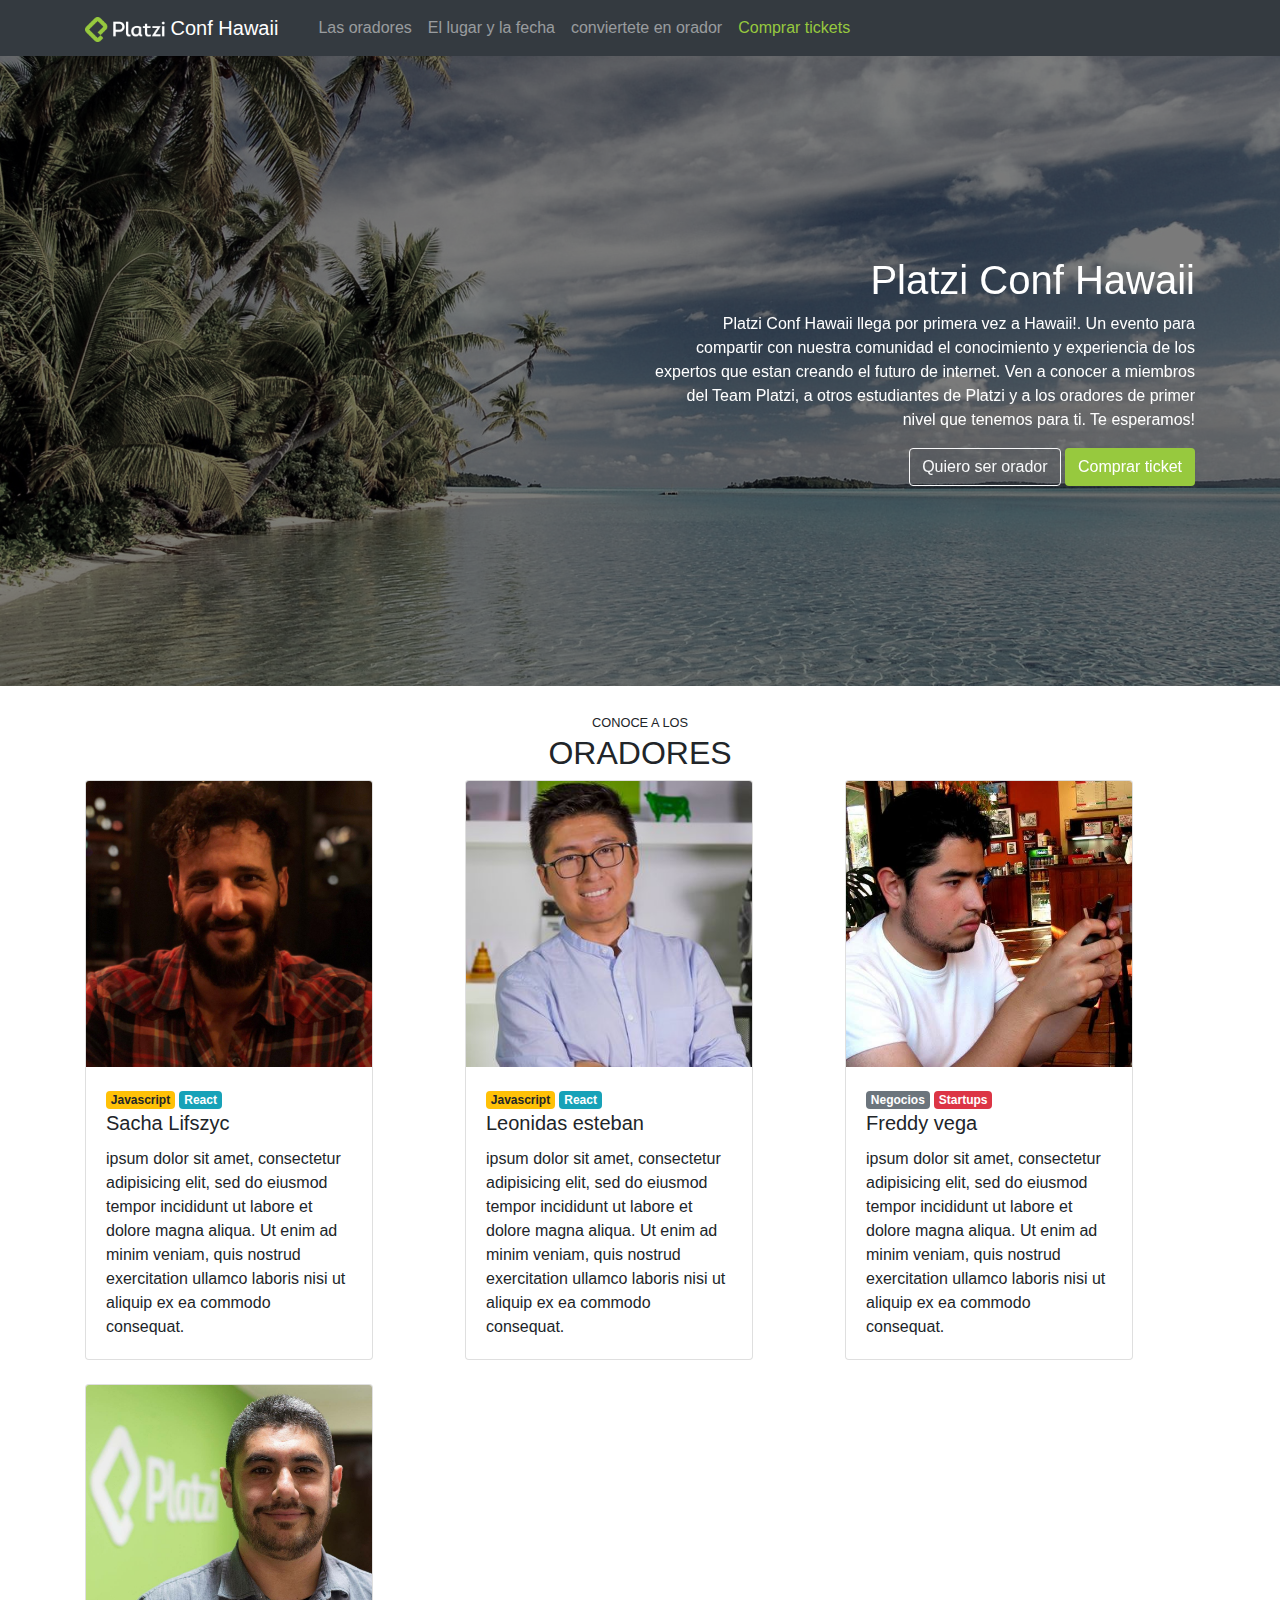
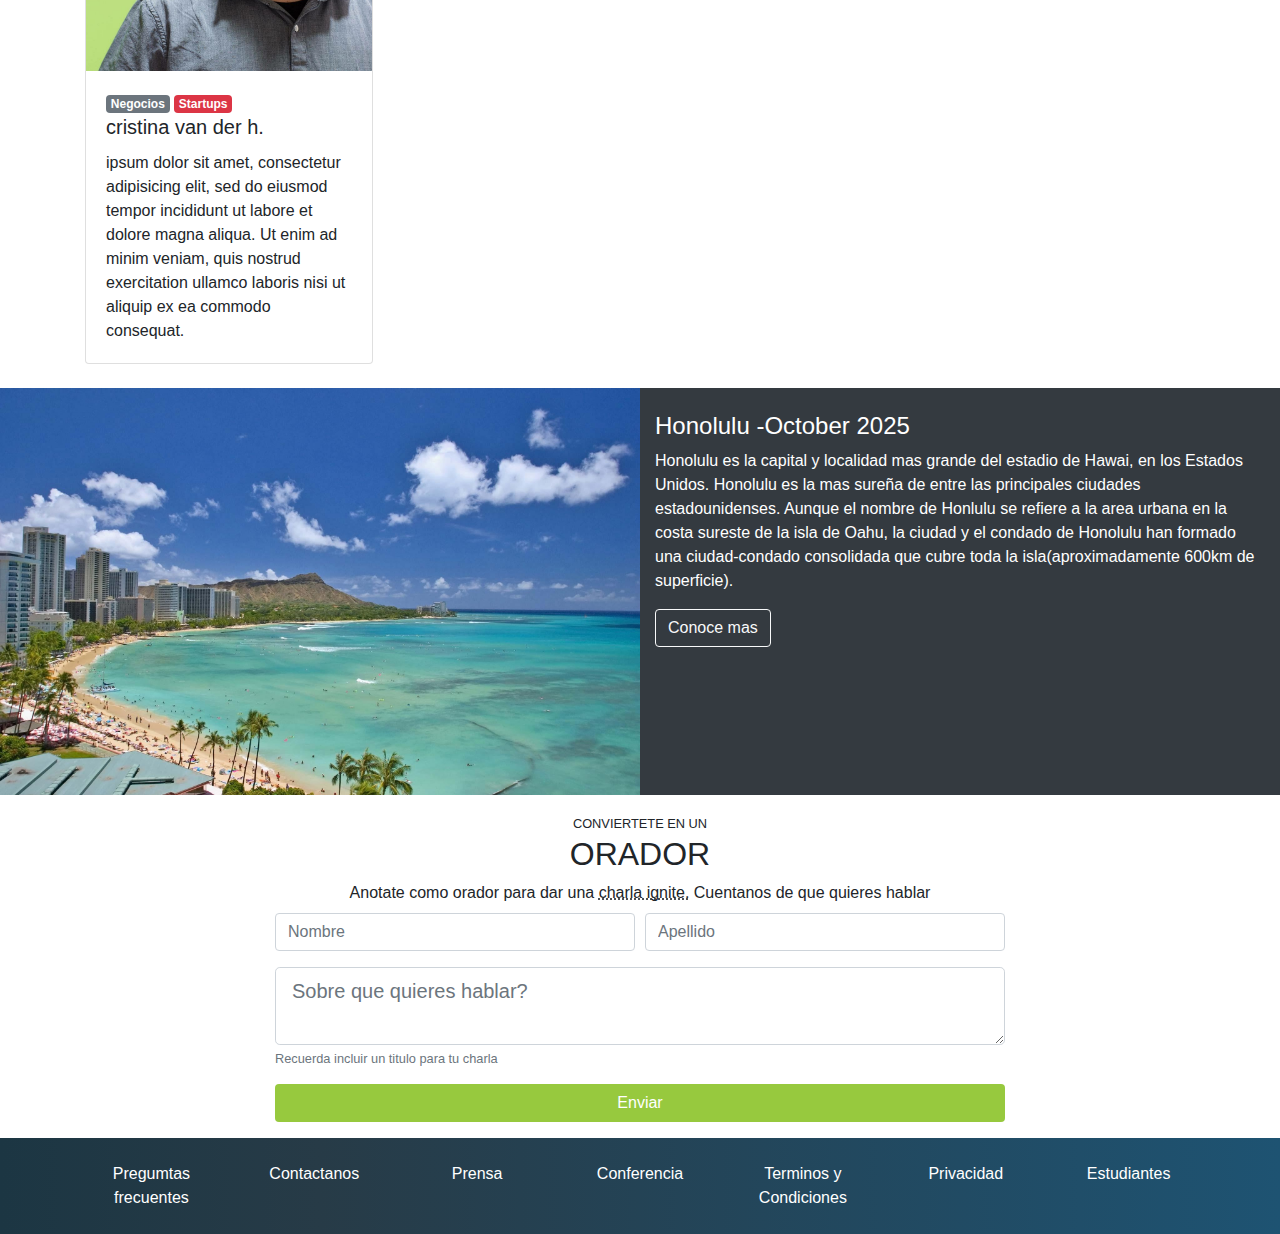
<file: index.html>
<!doctype html>
<html lang="en">
  <head>
    <!-- Required meta tags -->
    <meta charset="utf-8">
    <meta name="viewport" content="width=device-width, initial-scale=1, shrink-to-fit=no">

    <!-- Bootstrap CSS -->
    <link rel="stylesheet" href="https://stackpath.bootstrapcdn.com/bootstrap/4.3.1/css/bootstrap.min.css" integrity="sha384-ggOyR0iXCbMQv3Xipma34MD+dH/1fQ784/j6cY/iJTQUOhcWr7x9JvoRxT2MZw1T" crossorigin="anonymous">
    <link rel="stylesheet" type="text/css" href="index.css">

    <title></title>
  </head>
  <body data-spy="scroll" data-target="#navbar" data-offset="57">

    <nav id="header" class="navbar navbar-expand-lg navbar-dark bg-dark sticky-top">
  <div class="container">
      <a class="navbar-brand" href="#">
        <img src="assets/images/platzi-logo.png" alt="platzi logo">
        Conf Hawaii
      </a>
      <button class="navbar-toggler" type="button" data-toggle="collapse" data-target="#navbarSupportedContent" aria-controls="navbarSupportedContent" aria-expanded="false" aria-label="Toggle navigation">
    <span class="navbar-toggler-icon"></span>
  </button>

  <div class="collapse navbar-collapse" id="navbarSupportedContent">
    <ul class="navbar-nav mr-auto">
      <li class="nav-item active">
        <a class="nav-link" href="#main"> <span class="sr-only">La conferencia</span></a>
      </li>
      <li class="nav-item">
        <a class="nav-link" href="#speakers">Las oradores</a>
      </li>
       <li class="nav-item">
        <a class="nav-link" href="#">El lugar y la fecha</a>
      </li>
       <li class="nav-item">
        <a class="nav-link" href="#">conviertete en orador</a>
      </li>
       <li class="nav-item">
        <a class="nav-link text-platzi" href="#" data-toggle="modal" data-target="#modalCompra">Comprar tickets</a>
      </li>
  </div>
</nav>
<!-- header-->

<!-- main-->
<main id="main">
  <div id="carousel" class="carousel slide carousel-fade" data-ride="carousel" data-pause="false">
  <div class="carousel-inner">
    <div class="carousel-item active">
      <img src="assets/images/hawaii.jpg" class="d-block w-100" alt="...">
    </div>
    <div class="carousel-item">
      <img src="assets/images/hawaii2.jpg" class="d-block w-100" alt="...">
    </div>
    <div class="carousel-item">
      <img src="assets/images/hawaii3.jpeg" class="d-block w-100" alt="...">
    </div>
    <div class="overlay carousel-caption">
      <div class="container">
        <div class="row align-items-center">
          <div class="col-md-6 offset-md-6 text-center text-md-right">
            <h1>Platzi Conf Hawaii</h1>
            <p class="d-none d-md-block">
              Platzi Conf Hawaii llega por primera vez a Hawaii!. Un evento para
              compartir con nuestra comunidad el conocimiento y experiencia
              de los expertos que estan creando el futuro de internet.
              Ven a conocer a miembros del Team Platzi, a otros
              estudiantes de Platzi y a los oradores de primer nivel
              que tenemos para ti. Te esperamos! 
            </p>
            <a href="#" class="btn btn-outline-light" data-toogle="modal">Quiero ser orador</a>
            <button type="button" class="btn btn-platzi" data-toggle="modal" data-target="#modalCompra">Comprar ticket</button>
          </div>
        </div>
      </div>
    </div>
  </div>
  
</div>
</main>

 
<!-- main-->
<!--speakers-->
<section id="speakers" class="mt-4">
  <div class="container">
    <div class="row">
      <div class="col text-center text-uppercase">
        <small>Conoce a los</small>
        <h2>Oradores</h2>
      </div>
    </div>    
        <div class="row">
          <div class="col-12 col-md-6 col-lg-4 mb-4">
            <div class="card" style="width: 18rem;">
              <img src="assets/speakers/sacha.jpg" class="card-img-top" alt="foto de sacha">
              <div class="card-body">
                <div class="badges">
                  <span class="badge badge-warning">Javascript</span>
                  <span class="badge badge-info">React</span>
                </div>
                <h5 class="card-title">Sacha Lifszyc</h5>
                <p class="card-text">ipsum dolor sit amet, consectetur adipisicing elit, sed do eiusmod
                tempor incididunt ut labore et dolore magna aliqua. Ut enim ad minim veniam,
                quis nostrud exercitation ullamco laboris nisi ut aliquip ex ea commodo
                consequat.</p>
              </div>
            </div>
          </div>
          <div class="col-12 col-md-6 col-lg-4 mb-4">
            <div class="card" style="width: 18rem;">
              <img src="assets/speakers/leonidas2.jpeg" class="card-img-top" alt="foto de sacha">
              <div class="card-body">
                <div class="badges">
                  <span class="badge badge-warning">Javascript</span>
                  <span class="badge badge-info">React</span>
                </div>
                <h5 class="card-title">Leonidas esteban</h5>
                <p class="card-text">ipsum dolor sit amet, consectetur adipisicing elit, sed do eiusmod
                tempor incididunt ut labore et dolore magna aliqua. Ut enim ad minim veniam,
                quis nostrud exercitation ullamco laboris nisi ut aliquip ex ea commodo
                consequat.</p>
              </div>
            </div>
          </div>
          <div class="col-12 col-md-6 col-lg-4 mb-4">
            <div class="card" style="width: 18rem;">
              <img src="assets/speakers/freddy.jpeg" class="card-img-top" alt="foto de sacha">
              <div class="card-body">
                <div class="badges">
                  <span class="badge badge-secondary">Negocios</span>
                  <span class="badge badge-danger">Startups</span>
                </div>
                <h5 class="card-title">Freddy vega</h5>
                <p class="card-text">ipsum dolor sit amet, consectetur adipisicing elit, sed do eiusmod
                tempor incididunt ut labore et dolore magna aliqua. Ut enim ad minim veniam,
                quis nostrud exercitation ullamco laboris nisi ut aliquip ex ea commodo
                consequat.</p>
              </div>
            </div>
          </div>
          <div class="col-12 col-md-6 col-lg-4 mb-4">
            <div class="card" style="width: 18rem;">
              <img src="assets/speakers/cvander.jpeg" class="card-img-top" alt="foto de sacha">
              <div class="card-body">
                <div class="badges">
                  <span class="badge badge-secondary">Negocios</span>
                  <span class="badge badge-danger">Startups</span>
                </div>
                <h5 class="card-title">cristina van der h.</h5>
                <p class="card-text">ipsum dolor sit amet, consectetur adipisicing elit, sed do eiusmod
                tempor incididunt ut labore et dolore magna aliqua. Ut enim ad minim veniam,
                quis nostrud exercitation ullamco laboris nisi ut aliquip ex ea commodo
                consequat.</p>
              </div>
            </div>
          </div>
        </div>
        </div>
      </div>
</section>
<!--speakers-->
<!--Lugar y fecha-->
<section id="place-time">
  <div class="container-fluid">
    <div class="row">
      <div class="col-12 col-lg-6 pl-0 pr-0">
        <img src="assets/images/honolulu.jpg" alt="honlulu">
      </div>
      <div class="col-12 col-lg-6 pt-4 pb-4">
        <h4>Honolulu -October 2025</h4>
        <p>
          Honolulu es la capital y localidad mas grande del estadio de Hawai, en los Estados Unidos.
          Honolulu es la mas sureña de entre las principales ciudades estadounidenses. Aunque el nombre de Honlulu
          se refiere a la area urbana en la costa sureste de la isla de Oahu, la ciudad y el condado de Honolulu han 
          formado una ciudad-condado consolidada que cubre toda la isla(aproximadamente 600km de superficie).
        </p>
        <a href="https://es.wikipedia.org/wiki/Honolulu" class="btn btn-outline-light">Conoce mas</a>
      </div>
    </div>
  </div>
</section>
<!--Lugar y fecha-->
<!--Conviertete en orador-->
<section id="conviertete-en-orador" class="pt-3 pb-3">
  <div class="container">
    <div class="row">
      <div class="col text-uppercase text-center">
        <small>Conviertete en un</small>
        <h2>Orador</h2>
      </div>
    </div>
    <div class="row">
      <div class="col text-center">
        Anotate como orador para dar una <abbr data-toggle="tooltip" title="Charlas de 5 minutos">charla ignite.</abbr> 
        Cuentanos de que quieres hablar
      </div>
    </div>
    <div class="row">
      <div class="col col-md10 offset-md-1 col-lg-8 offset-lg-2 pt-2">
        <form>
          <div class="form-row">
            <div class="form-group col-12 col-md-6">
              <input type="text" class="form-control" placeholder="Nombre">
            </div>
            <div class="form-group col-12 col-md-6">
              <input type="text" class="form-control" placeholder="Apellido">
            </div>
          </div>
          <div class="form-row">
            <div class="form-group col">
              <textarea name="text" class="form-control form-control-lg" placeholder="Sobre que quieres hablar?"></textarea>
              <small class="form-text text-muted">
                  Recuerda incluir un titulo para tu charla
              </small>
            </div>
          </div>
          <div class="form-row">
            <div class="col">
              <button type="button" class="btn btn-platzi btn-block">Enviar</button>
            </div>
          </div>
        </form>
      </div>
    </div>
  </div>
</section>
<!--Conviertete en orador-->
    <!-- footer-->
    <footer id="footer" class="pb-4 pt-4">
      <div class="container">
        <div class="row text-center">
          <div class="col-12 col-lg">
            <a href="">Pregumtas frecuentes</a>
          </div>
          <div class="col-12 col-lg">
            <a href="">Contactanos</a>
          </div>
          <div class="col-12 col-lg">
            <a href="">Prensa</a>
          </div>
          <div class="col-12 col-lg">
            <a href="">Conferencia</a>
          </div>
          <div class="col-12 col-lg">
            <a href="">Terminos y Condiciones</a>
          </div>
          <div class="col-12 col-lg">
            <a href="">Privacidad</a>
          </div>
          <div class="col-12 col-lg">
            <a href="">Estudiantes</a>
          </div>
        </div>
      </div>
    </footer>
    </div>

  
    <!--footer-->
    <!--Modal-->
            <div class="modal fade" id="modalCompra" tabindex="-1" role="dialog" aria-labelledby="exampleModalCenterTitle" aria-hidden="true">
              <div class="modal-dialog modal-dialog-centered" role="document">
                <div class="modal-content">
                  <div class="modal-header">
                    <h5 class="modal-title" id="exampleModalCenterTitle">Modal title</h5>
                    <button type="button" class="close" data-dismiss="modal" aria-label="Close">
                      <span aria-hidden="true">&times;</span>
                    </button>
                  </div>
                    <div class="modal-body">
                      <form>
                        <div class="form-row"> 
                          <div class="form-group col">
                            <div class="input-group mb-3">
                              <div class="input-group-prepend">
                                <span class="input-group-text" id="basic-addon1">@</span>
                              </div>
                              <input type="text" name="" class="form-control" placeholder="Username" aria-label="Username" aria-describe="basic-addon1">
                            </div>
                          </div>
                        </div>
                      </form>
                      <div class="alert alert-warning" role="alert">
                        Recibiras un correo de confirmacion si sales sorteado
                      </div>
                    </div>
                  <div class="modal-footer">
                    <button type="button" class="btn btn-secondary" data-dismiss="modal">Cancelar</button>
                    <button type="button" class="btn btn-primary">Comprar</button>
                  </div>
                </div>
              </div>
            </div>

    <!--Modal-->
    <!-- Optional JavaScript -->
    <!-- jQuery first, then Popper.js, then Bootstrap JS -->
    <script src="https://code.jquery.com/jquery-3.3.1.slim.min.js" integrity="sha384-q8i/X+965DzO0rT7abK41JStQIAqVgRVzpbzo5smXKp4YfRvH+8abtTE1Pi6jizo" crossorigin="anonymous"></script>
    <script src="https://cdnjs.cloudflare.com/ajax/libs/popper.js/1.14.7/umd/popper.min.js" integrity="sha384-UO2eT0CpHqdSJQ6hJty5KVphtPhzWj9WO1clHTMGa3JDZwrnQq4sF86dIHNDz0W1" crossorigin="anonymous"></script>
    <script src="https://stackpath.bootstrapcdn.com/bootstrap/4.3.1/js/bootstrap.min.js" integrity="sha384-JjSmVgyd0p3pXB1rRibZUAYoIIy6OrQ6VrjIEaFf/nJGzIxFDsf4x0xIM+B07jRM" crossorigin="anonymous"></script>
    <script src="index.js"></script>
  </body>
</html>
</file>
<file: index.css>
.text-platzi {
	color: #97c93e !important;
}
#header img{
	width: 80px;
}
#footer{
	background: linear-gradient(90deg,#1c3643,#273b47 25%,#1e5372);
}
#footer a{
	color: white;
}
#main .carousel-inner img{
	max-height: 70vh;
	object-fit: cover;
	filter: grayscale(70%);
}
#carousel .overlay {
	position: absolute;
	top: 0;
	bottom: 0;
	left: 0;
	right: 0;
	background-color: rgba(0,0,0,0.5);
	color: white;
}
#carousel .overlay .container,
#carousel .overlay .row {
	height: 100%;
}
.btn-platzi {
	background-color: #97c93e;
	color: white;
}
.btn-platzi:hover {
	background-color: #82ad36;
}
#place-time {
	background-color: #343a40;
	color: white;
}
#place-time img {
	max-width: 100%;
}
</file>
